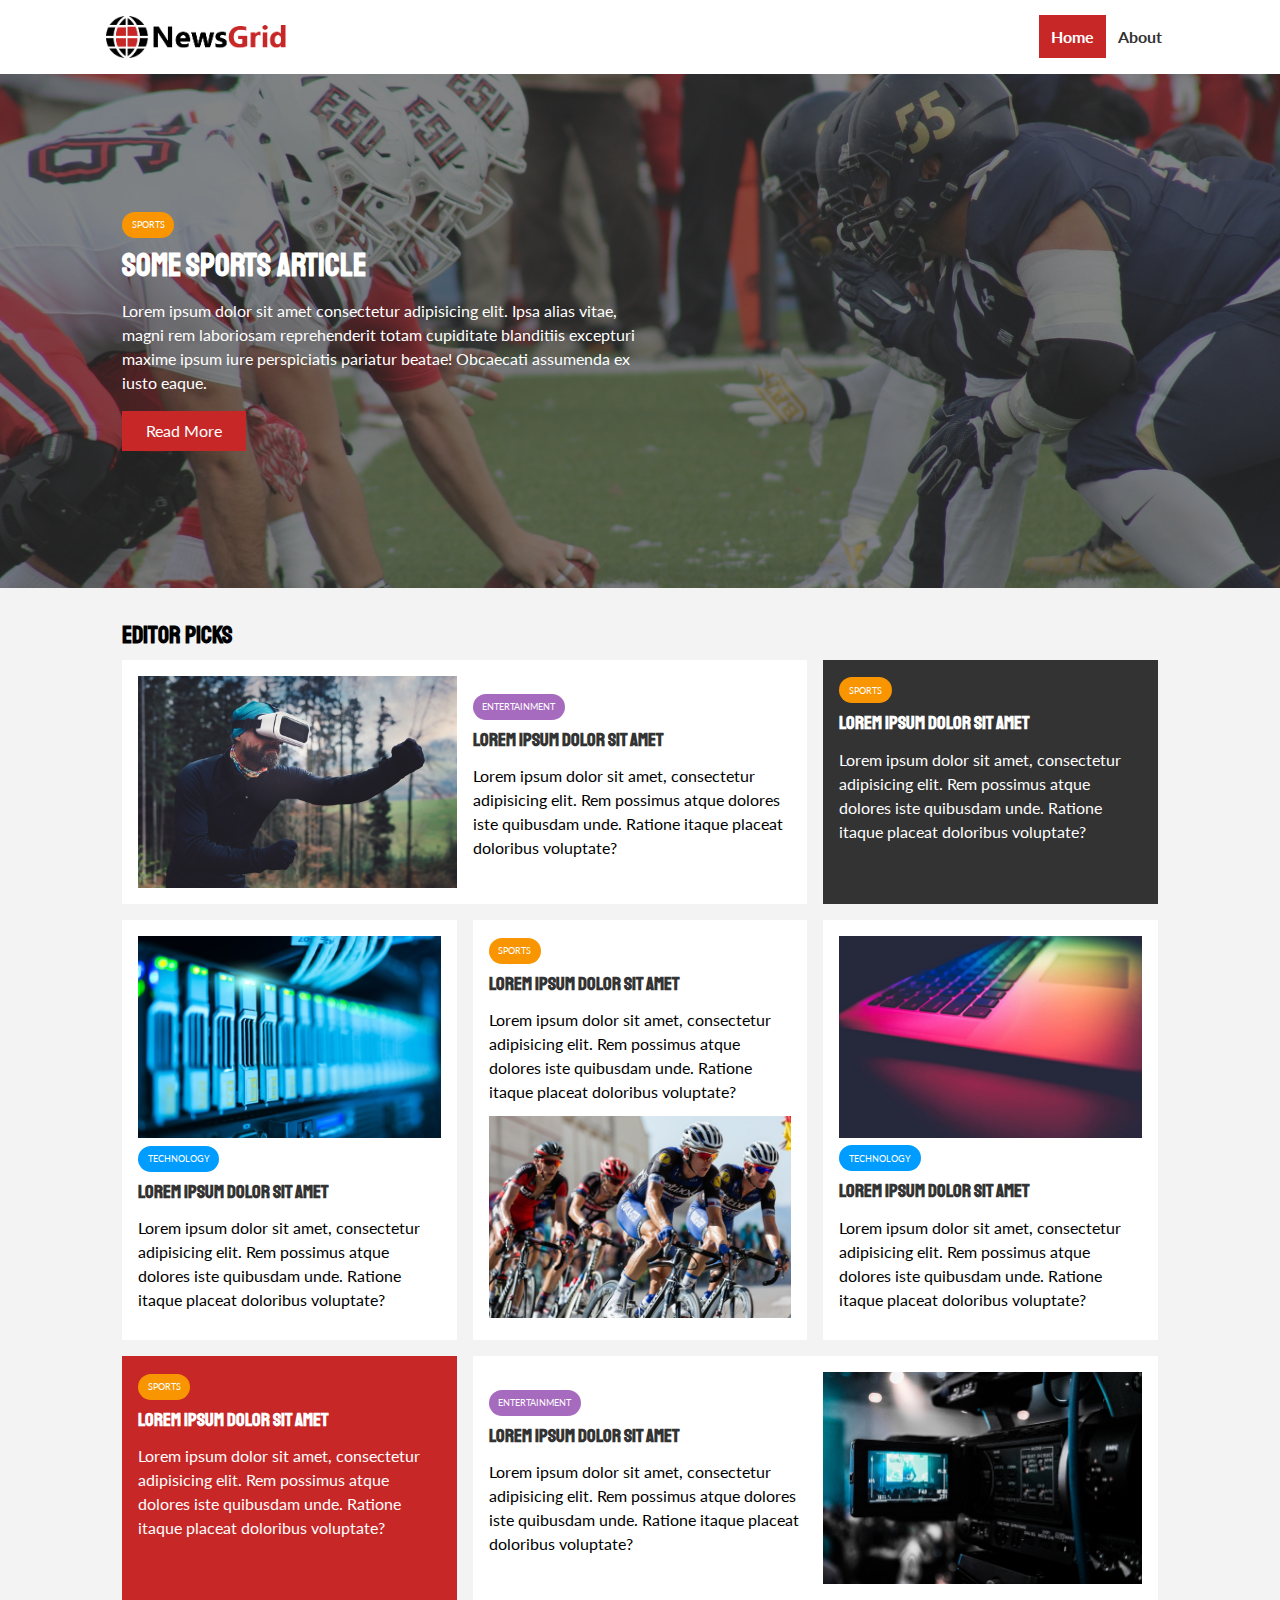
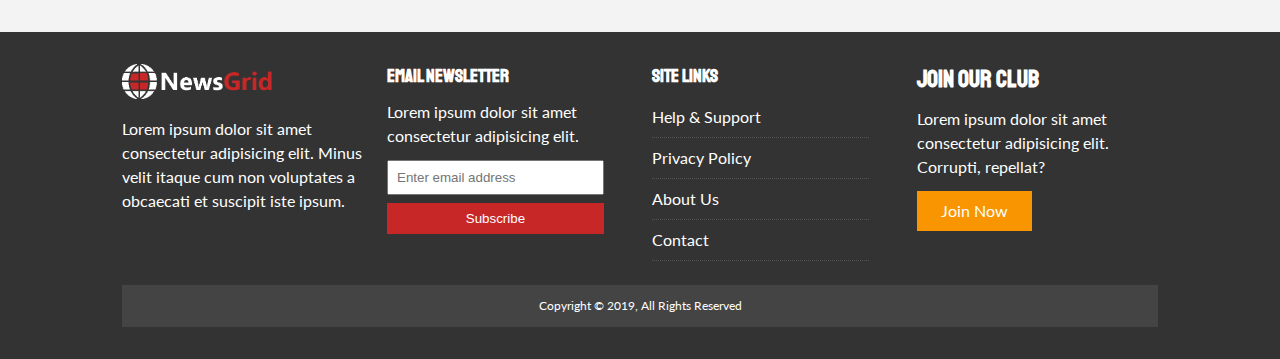
<file: index.html>
<!DOCTYPE html>
<html lang="en">
<head>
  <meta charset="UTF-8">
  <meta name="viewport" content="width=device-width, initial-scale=1.0">
  <meta http-equiv="X-UA-Compatible" content="ie=edge">
  <link rel="stylesheet" href="https://use.fontawesome.com/releases/v5.7.1/css/all.css" integrity="sha384-fnmOCqbTlWIlj8LyTjo7mOUStjsKC4pOpQbqyi7RrhN7udi9RwhKkMHpvLbHG9Sr" crossorigin="anonymous">
  <link href="https://fonts.googleapis.com/css?family=Lato|Staatliches" rel="stylesheet">
  <link rel="stylesheet" href="css/style.css">
  <link rel="stylesheet" media="screen and (max-width: 768px)" href="css/mobile.css">
  <link rel="shortcut icon" type="image/x-icon" href="favicon.ico">
  <title>NewsGrid | Latest News</title>
</head>
<body>
  <nav id="main-nav">
    <div class="container">
      <img src="img/logo.png" alt="NewsGrid" class="logo">
      <div class="social">
        <a href="http://facebook.com" target="_blank"><i class="fab fa-facebook fa-2x"></i></a>
        <a href="http://twitter.com" target="_blank"><i class="fab fa-twitter fa-2x"></i></a>
        <a href="http://instagram.com" target="_blank"><i class="fab fa-instagram fa-2x"></i></a>
        <a href="http://youtube.com" target="_blank"><i class="fab fa-youtube fa-2x"></i></a>
      </div>
      <ul>
        <li><a class="current" href="index.html">Home</a></li>
        <li><a href="about.html">About</a></li>
      </ul>
    </div>
  </nav>

  <!-- Showcase -->
  <header id="showcase">
    <div class="container">
      <div class="showcase-container">
        <div class="showcase-content">
          <div class="category category-sports">Sports</div>
          <h1>Some Sports Article</h1>
          <p>Lorem ipsum dolor sit amet consectetur adipisicing elit. Ipsa alias vitae, magni rem laboriosam reprehenderit totam cupiditate blanditiis excepturi maxime ipsum iure perspiciatis pariatur beatae! Obcaecati assumenda ex iusto eaque.</p>
          <a href="article.html" class="btn btn-primary">Read More</a>
        </div>
      </div>
    </div>
  </header>

  <!-- Home Articles -->
  <section id="home-articles" class="py-2">
    <div class="container">
      <h2>Editor Picks</h2>
      <div class="articles-container">
        <article class="card">
          <img src="img/articles/ent1.jpg" alt="">
          <div>
            <div class="category category-ent">Entertainment</div>
            <h3>
              <a href="article.html">Lorem ipsum dolor sit amet</a>
            </h3>
            <p>Lorem ipsum dolor sit amet, consectetur adipisicing elit. Rem possimus atque dolores iste quibusdam unde. Ratione itaque placeat doloribus voluptate?</p>
          </div>
        </article>
        <article class="card bg-dark">
          <div class="category category-sports">Sports</div>
          <h3>
            <a href="article.html">Lorem ipsum dolor sit amet</a>
          </h3>
          <p>Lorem ipsum dolor sit amet, consectetur adipisicing elit. Rem possimus atque dolores iste quibusdam unde. Ratione itaque placeat doloribus voluptate?</p>
        </article>
        <article class="card">
          <img src="img/articles/tech1.jpg" alt="">
          <div class="category category-tech">Technology</div>
          <h3>
            <a href="article.html">Lorem ipsum dolor sit amet</a>
          </h3>
          <p>Lorem ipsum dolor sit amet, consectetur adipisicing elit. Rem possimus atque dolores iste quibusdam unde. Ratione itaque placeat doloribus voluptate?</p>
        </article>
        <article class="card">
          <div class="category category-sports">Sports</div>
          <h3>
            <a href="article.html">Lorem ipsum dolor sit amet</a>
          </h3>
          <p>Lorem ipsum dolor sit amet, consectetur adipisicing elit. Rem possimus atque dolores iste quibusdam unde. Ratione itaque placeat doloribus voluptate?</p>
          <img src="img/articles/sports1.jpg" alt="">
        </article>
        <article class="card">
          <img src="img/articles/tech2.jpg" alt="">
          <div class="category category-tech">Technology</div>
          <h3>
            <a href="article.html">Lorem ipsum dolor sit amet</a>
          </h3>
          <p>Lorem ipsum dolor sit amet, consectetur adipisicing elit. Rem possimus atque dolores iste quibusdam unde. Ratione itaque placeat doloribus voluptate?</p>
        </article>
        <article class="card bg-primary">
          <div class="category category-sports">Sports</div>
          <h3>
            <a href="article.html">Lorem ipsum dolor sit amet</a>
          </h3>
          <p>Lorem ipsum dolor sit amet, consectetur adipisicing elit. Rem possimus atque dolores iste quibusdam unde. Ratione itaque placeat doloribus voluptate?</p>
        </article>
        <article class="card">
          <div>
            <div class="category category-ent">Entertainment</div>
            <h3>
              <a href="article.html">Lorem ipsum dolor sit amet</a>
            </h3>
            <p>Lorem ipsum dolor sit amet, consectetur adipisicing elit. Rem possimus atque dolores iste quibusdam unde. Ratione itaque placeat doloribus voluptate?</p>
          </div>
          <img src="img/articles/ent2.jpg" alt="">
        </article>
      </div>
    </div>
  </section>

  <!-- Footer -->
  <footer id="main-footer" class="py-2 bg-dark">
    <div class="container footer-container">
      <div>
        <img src="img/logo_light.png" alt="NewsGrid">
        <p>Lorem ipsum dolor sit amet consectetur adipisicing elit. Minus velit itaque cum non voluptates a obcaecati et suscipit iste ipsum.</p>
      </div>
      <div>
        <h3>Email Newsletter</h3>
        <p>Lorem ipsum dolor sit amet consectetur adipisicing elit.</p>
        <form>
          <input type="email" placeholder="Enter email address">
          <input type="submit" value="Subscribe" class="btn btn-primary">
        </form>
      </div>
      <div>
        <h3>Site links</h3>
        <ul class="list">
          <li><a href="#">Help & Support</a></li>
          <li><a href="#">Privacy Policy</a></li>
          <li><a href="#">About Us</a></li>
          <li><a href="#">Contact</a></li>
        </ul>
      </div>
      <div>
        <h2>Join Our Club</h2>
        <p>Lorem ipsum dolor sit amet consectetur adipisicing elit. Corrupti, repellat?</p>
        <a href="#" class="btn btn-secondary">Join Now</a>
      </div>
      <div>
        <p>
          Copyright &copy; 2019, All Rights Reserved
        </p>
      </div>
    </div>
  </footer>
</body>
</html>
</file>
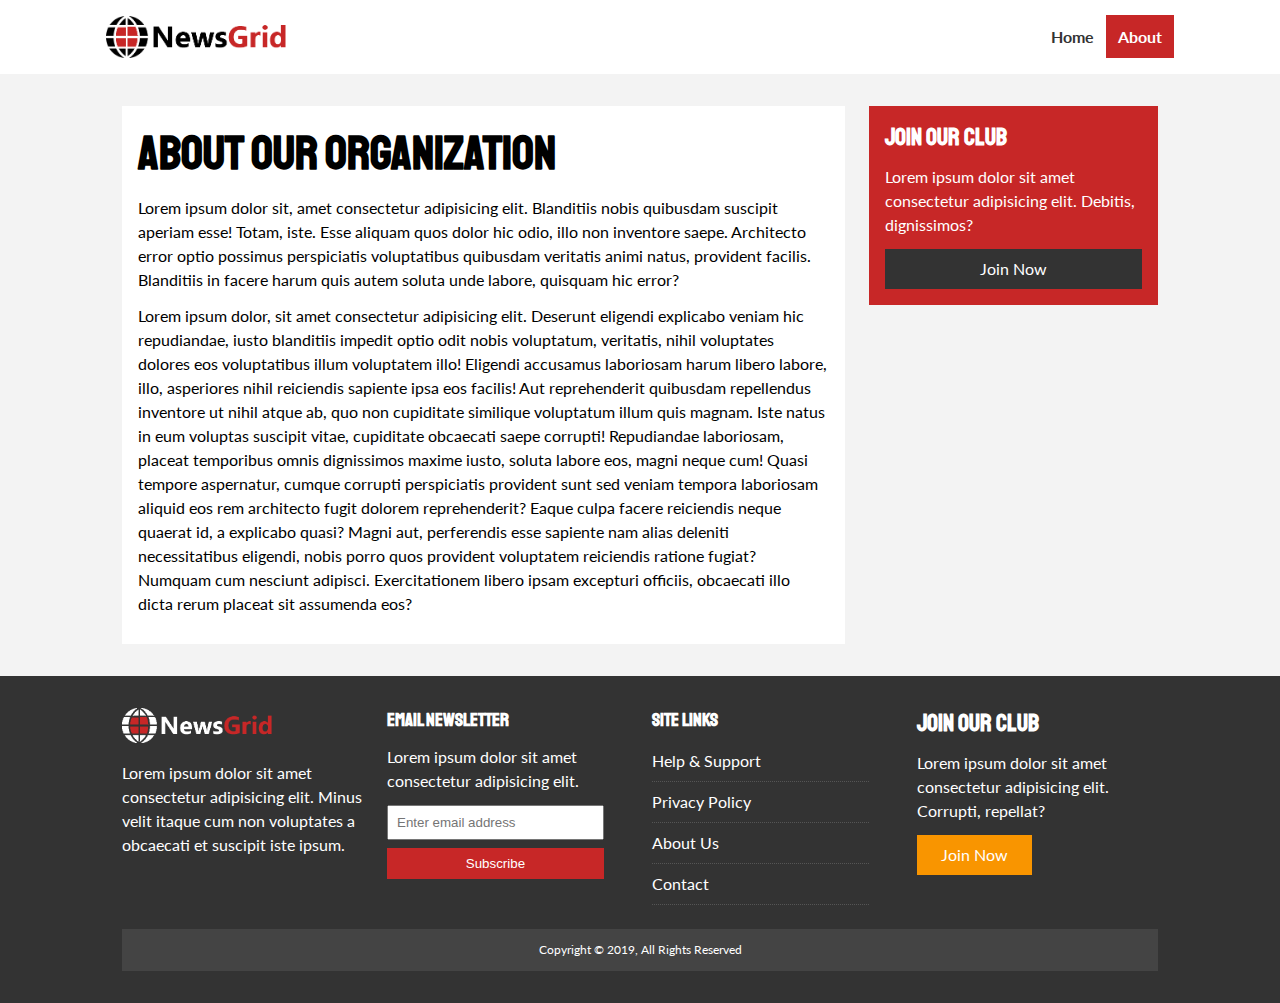
<file: about.html>
<!DOCTYPE html>
<html lang="en">
<head>
  <meta charset="UTF-8">
  <meta name="viewport" content="width=device-width, initial-scale=1.0">
  <meta http-equiv="X-UA-Compatible" content="ie=edge">
  <link rel="stylesheet" href="https://use.fontawesome.com/releases/v5.7.1/css/all.css" integrity="sha384-fnmOCqbTlWIlj8LyTjo7mOUStjsKC4pOpQbqyi7RrhN7udi9RwhKkMHpvLbHG9Sr" crossorigin="anonymous">
  <link href="https://fonts.googleapis.com/css?family=Lato|Staatliches" rel="stylesheet">
  <link rel="stylesheet" href="css/style.css">
  <link rel="stylesheet" media="screen and (max-width: 768px)" href="css/mobile.css">
  <link rel="shortcut icon" type="image/x-icon" href="favicon.ico">
  <title>NewsGrid | About</title>
</head>
<body>
  <nav id="main-nav">
    <div class="container">
      <img src="img/logo.png" alt="NewsGrid" class="logo">
      <div class="social">
        <a href="http://facebook.com" target="_blank"><i class="fab fa-facebook fa-2x"></i></a>
        <a href="http://twitter.com" target="_blank"><i class="fab fa-twitter fa-2x"></i></a>
        <a href="http://instagram.com" target="_blank"><i class="fab fa-instagram fa-2x"></i></a>
        <a href="http://youtube.com" target="_blank"><i class="fab fa-youtube fa-2x"></i></a>
      </div>
      <ul>
        <li><a href="index.html">Home</a></li>
        <li><a class="current" href="about.html">About</a></li>
      </ul>
    </div>
  </nav>

  <section id="about">
    <div class="container">
      <div class="page-container">
        <article class="card">
          <h1 class="l-heading">About Our Organization</h1>
          <p>Lorem ipsum dolor sit, amet consectetur adipisicing elit. Blanditiis nobis quibusdam suscipit aperiam esse! Totam, iste. Esse aliquam quos dolor hic odio, illo non inventore saepe. Architecto error optio possimus perspiciatis voluptatibus quibusdam veritatis animi natus, provident facilis. Blanditiis in facere harum quis autem soluta unde labore, quisquam hic error?</p>
          <p>Lorem ipsum dolor, sit amet consectetur adipisicing elit. Deserunt eligendi explicabo veniam hic repudiandae, iusto blanditiis impedit optio odit nobis voluptatum, veritatis, nihil voluptates dolores eos voluptatibus illum voluptatem illo! Eligendi accusamus laboriosam harum libero labore, illo, asperiores nihil reiciendis sapiente ipsa eos facilis! Aut reprehenderit quibusdam repellendus inventore ut nihil atque ab, quo non cupiditate similique voluptatum illum quis magnam. Iste natus in eum voluptas suscipit vitae, cupiditate obcaecati saepe corrupti! Repudiandae laboriosam, placeat temporibus omnis dignissimos maxime iusto, soluta labore eos, magni neque cum! Quasi tempore aspernatur, cumque corrupti perspiciatis provident sunt sed veniam tempora laboriosam aliquid eos rem architecto fugit dolorem reprehenderit? Eaque culpa facere reiciendis neque quaerat id, a explicabo quasi? Magni aut, perferendis esse sapiente nam alias deleniti necessitatibus eligendi, nobis porro quos provident voluptatem reiciendis ratione fugiat? Numquam cum nesciunt adipisci. Exercitationem libero ipsam excepturi officiis, obcaecati illo dicta rerum placeat sit assumenda eos?</p>
        </article>
        <aside class="card bg-primary">
          <h2>Join Our Club</h2>
          <p>Lorem ipsum dolor sit amet consectetur adipisicing elit. Debitis, dignissimos?</p>
          <a href="" class="btn btn-dark btn-block">Join Now</a>
        </aside>
      </div>
    </div>
  </section>

  <!-- Footer -->
  <footer id="main-footer" class="py-2 bg-dark">
    <div class="container footer-container">
      <div>
        <img src="img/logo_light.png" alt="NewsGrid">
        <p>Lorem ipsum dolor sit amet consectetur adipisicing elit. Minus velit itaque cum non voluptates a obcaecati et suscipit iste ipsum.</p>
      </div>
      <div>
        <h3>Email Newsletter</h3>
        <p>Lorem ipsum dolor sit amet consectetur adipisicing elit.</p>
        <form>
          <input type="email" placeholder="Enter email address">
          <input type="submit" value="Subscribe" class="btn btn-primary">
        </form>
      </div>
      <div>
        <h3>Site links</h3>
        <ul class="list">
          <li><a href="#">Help & Support</a></li>
          <li><a href="#">Privacy Policy</a></li>
          <li><a href="#">About Us</a></li>
          <li><a href="#">Contact</a></li>
        </ul>
      </div>
      <div>
        <h2>Join Our Club</h2>
        <p>Lorem ipsum dolor sit amet consectetur adipisicing elit. Corrupti, repellat?</p>
        <a href="#" class="btn btn-secondary">Join Now</a>
      </div>
      <div>
        <p>
          Copyright &copy; 2019, All Rights Reserved
        </p>
      </div>
    </div>
  </footer>
</body>
</html>
</file>
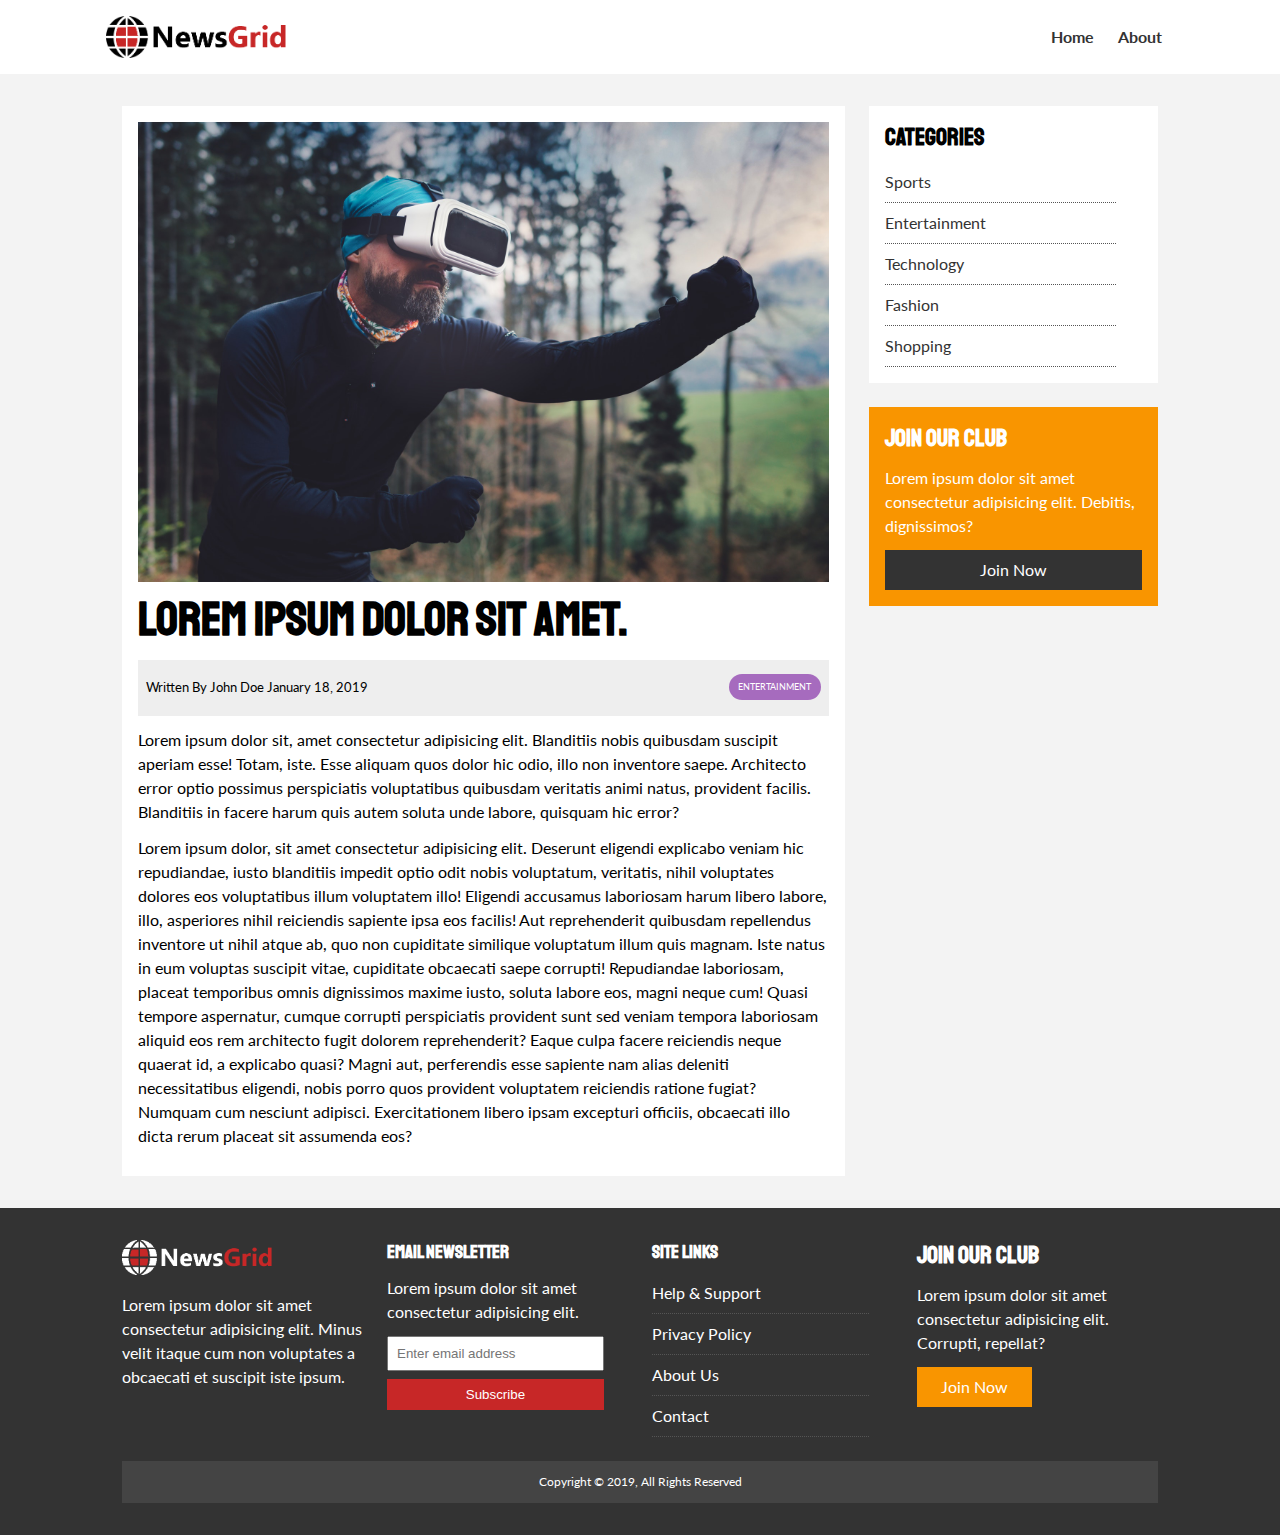
<file: article.html>
<!DOCTYPE html>
<html lang="en">
<head>
  <meta charset="UTF-8">
  <meta name="viewport" content="width=device-width, initial-scale=1.0">
  <meta http-equiv="X-UA-Compatible" content="ie=edge">
  <link rel="stylesheet" href="https://use.fontawesome.com/releases/v5.7.1/css/all.css" integrity="sha384-fnmOCqbTlWIlj8LyTjo7mOUStjsKC4pOpQbqyi7RrhN7udi9RwhKkMHpvLbHG9Sr" crossorigin="anonymous">
  <link href="https://fonts.googleapis.com/css?family=Lato|Staatliches" rel="stylesheet">
  <link rel="stylesheet" href="css/style.css">
  <link rel="stylesheet" media="screen and (max-width: 768px)" href="css/mobile.css">
  <link rel="shortcut icon" type="image/x-icon" href="favicon.ico">
  <title>NewsGrid | Top Article</title>
</head>
<body>
  <nav id="main-nav">
    <div class="container">
      <img src="img/logo.png" alt="NewsGrid" class="logo">
      <div class="social">
        <a href="http://facebook.com" target="_blank"><i class="fab fa-facebook fa-2x"></i></a>
        <a href="http://twitter.com" target="_blank"><i class="fab fa-twitter fa-2x"></i></a>
        <a href="http://instagram.com" target="_blank"><i class="fab fa-instagram fa-2x"></i></a>
        <a href="http://youtube.com" target="_blank"><i class="fab fa-youtube fa-2x"></i></a>
      </div>
      <ul>
        <li><a href="index.html">Home</a></li>
        <li><a href="about.html">About</a></li>
      </ul>
    </div>
  </nav>

  <section id="article">
    <div class="container">
      <div class="page-container">
        <article class="card">
          <img src="img/articles/ent1.jpg" alt="">
          <h1 class="l-heading">Lorem ipsum dolor sit amet.</h1>
          <div class="meta">
            <small>
              <i class="fas fa-user"></i> Written By John Doe January 18, 2019
            </small>
            <div class="category category-ent">Entertainment</div>
          </div>
          <p>Lorem ipsum dolor sit, amet consectetur adipisicing elit. Blanditiis nobis quibusdam suscipit aperiam esse! Totam, iste. Esse aliquam quos dolor hic odio, illo non inventore saepe. Architecto error optio possimus perspiciatis voluptatibus quibusdam veritatis animi natus, provident facilis. Blanditiis in facere harum quis autem soluta unde labore, quisquam hic error?</p>
          <p>Lorem ipsum dolor, sit amet consectetur adipisicing elit. Deserunt eligendi explicabo veniam hic repudiandae, iusto blanditiis impedit optio odit nobis voluptatum, veritatis, nihil voluptates dolores eos voluptatibus illum voluptatem illo! Eligendi accusamus laboriosam harum libero labore, illo, asperiores nihil reiciendis sapiente ipsa eos facilis! Aut reprehenderit quibusdam repellendus inventore ut nihil atque ab, quo non cupiditate similique voluptatum illum quis magnam. Iste natus in eum voluptas suscipit vitae, cupiditate obcaecati saepe corrupti! Repudiandae laboriosam, placeat temporibus omnis dignissimos maxime iusto, soluta labore eos, magni neque cum! Quasi tempore aspernatur, cumque corrupti perspiciatis provident sunt sed veniam tempora laboriosam aliquid eos rem architecto fugit dolorem reprehenderit? Eaque culpa facere reiciendis neque quaerat id, a explicabo quasi? Magni aut, perferendis esse sapiente nam alias deleniti necessitatibus eligendi, nobis porro quos provident voluptatem reiciendis ratione fugiat? Numquam cum nesciunt adipisci. Exercitationem libero ipsam excepturi officiis, obcaecati illo dicta rerum placeat sit assumenda eos?</p>
        </article>

        <aside id="categories" class="card">
          <h2>Categories</h2>
          <ul class="list">
            <li><a href="#"><i class="fas fa-chevron-right"></i> Sports</a></li>
            <li><a href="#"><i class="fas fa-chevron-right"></i> Entertainment</a></li>
            <li><a href="#"><i class="fas fa-chevron-right"></i> Technology</a></li>
            <li><a href="#"><i class="fas fa-chevron-right"></i> Fashion</a></li>
            <li><a href="#"><i class="fas fa-chevron-right"></i> Shopping</a></li>
          </ul>
        </aside>

        <aside class="card bg-secondary">
          <h2>Join Our Club</h2>
          <p>Lorem ipsum dolor sit amet consectetur adipisicing elit. Debitis, dignissimos?</p>
          <a href="" class="btn btn-dark btn-block">Join Now</a>
        </aside>
      </div>
    </div>
  </section>

  <!-- Footer -->
  <footer id="main-footer" class="py-2 bg-dark">
    <div class="container footer-container">
      <div>
        <img src="img/logo_light.png" alt="NewsGrid">
        <p>Lorem ipsum dolor sit amet consectetur adipisicing elit. Minus velit itaque cum non voluptates a obcaecati et suscipit iste ipsum.</p>
      </div>
      <div>
        <h3>Email Newsletter</h3>
        <p>Lorem ipsum dolor sit amet consectetur adipisicing elit.</p>
        <form>
          <input type="email" placeholder="Enter email address">
          <input type="submit" value="Subscribe" class="btn btn-primary">
        </form>
      </div>
      <div>
        <h3>Site links</h3>
        <ul class="list">
          <li><a href="#">Help & Support</a></li>
          <li><a href="#">Privacy Policy</a></li>
          <li><a href="#">About Us</a></li>
          <li><a href="#">Contact</a></li>
        </ul>
      </div>
      <div>
        <h2>Join Our Club</h2>
        <p>Lorem ipsum dolor sit amet consectetur adipisicing elit. Corrupti, repellat?</p>
        <a href="#" class="btn btn-secondary">Join Now</a>
      </div>
      <div>
        <p>
          Copyright &copy; 2019, All Rights Reserved
        </p>
      </div>
    </div>
  </footer>
</body>
</html>
</file>
<file: css/style.css>
:root {
  --primary-color: #c72727;
  --secondary-color: #f99500;
  --light-color: #f3f3f3;
  --dark-color: #333;
  --max-width: 1100px;
}

.category {
  --sports-color: #f99500;
  --ent-color: #a66bbe;
  --tech-color: #009cff;
}

* {
  margin: 0;
  padding: 0;
  box-sizing: border-box;
}

body {
  font-family: 'Lato', sans-serif;
  line-height: 1.5;
  background: var(--light-color);
}

a {
  color: #333;
  text-decoration: none;
}

ul {
  list-style: none;
}

p {
  margin: 0.75rem 0;
}

img {
  width: 100%;
}

h1, h2, h3, h4, h5, h6 {
  font-family: 'Staatliches', cursive;
  margin-bottom: .55rem;
  line-height: 1.3;
}

/* Utility */
.container {
  max-width: var(--max-width);
  margin: auto;
  padding: 0 2rem;
  overflow: hidden;
}

.category {
  display: inline-block;
  color: #fff;
  font-size: 0.55rem;
  text-transform: uppercase;
  padding: 0.4rem 0.6rem;
  border-radius: 15px;
  margin-bottom: 0.5rem;
}

.category-sports { background: var(--sports-color) }
.category-ent { background: var(--ent-color) }
.category-tech { background: var(--tech-color) }

.btn {
  display: inline-block;
  border: none;
  background: var(--dark-color);
  color: #fff;
  padding: 0.5rem 1.5rem;
}

.btn-light { background: var(--light-color)}
.btn-primary { background: var(--primary-color)}
.btn-secondary { background: var(--secondary-color)}

.btn-block {
  display: block; 
  width: 100%;
  text-align: center;
}

.btn:hover {
  opacity: 0.9;
}

.card {
  background: #fff; 
  padding: 1rem;
}

.bg-dark {
  background: var(--dark-color);
  color: #fff;
}

.bg-primary {
  background: var(--primary-color);
  color: #fff;
}
.bg-secondary {
  background: var(--secondary-color);
  color: #fff;
}

.bg-dark h1,
.bg-dark h2,
.bg-dark h3,
.bg-dark a, 
.bg-primary h1,
.bg-primary h2,
.bg-primary h3,
.bg-primary a,
.bg-secondary h1,
.bg-secondary h2,
.bg-secondary h3,
.bg-secondary a {
  color: #fff;
}

.py-1 { padding: 1.5rem 0}
.py-2 { padding: 2rem 0 }
.py-3 { padding: 3rem 0 }
.p-1 { padding: 1.5rem }
.p-2 { padding: 2rem }
.p-3 { padding: 3rem }

.l-heading {
  font-size: 3rem;
}

.list li {
  padding: 0.5rem 0;
  border-bottom: #555 dotted 1px;
  width: 90%
}

.list li a:hover {
  color: var(--primary-color) !important;
}

/* Inner Page Grid Container */
.page-container {
  display: grid;
  grid-template-columns: 5fr 2fr;
  margin: 2rem 0;
  grid-gap: 1.5rem; 
}

.page-container > *:first-child {
  grid-row: 1 / span 3;
}

/* Navigation */
#main-nav {
  background: #fff;
  position: sticky;
  top: 0;
  z-index: 2;
}

#main-nav .container {
  display: grid;
  grid-template-columns: 6fr 3fr 2fr;
  padding: 1rem;
  align-items: center;
}

#main-nav .logo {
  width: 180px;
}

#main-nav ul {
  justify-self: end;
  display: flex;
}

#main-nav ul li a {
  padding: .75rem;
  font-weight: bold;
}

#main-nav ul li a.current {
  background: var(--primary-color);
  color: #fff;
}

#main-nav ul li a:hover {
  background: var(--light-color);
  color: var(--dark-color);
}

#main-nav .social {
  justify-self: center;
}

#main-nav .social i {
  color: #777;
  margin-right: .5rem;
}

/* Showcase */
#showcase {
  color: #fff;
  background: #333;
  padding: 2rem;
  position: relative;
}

#showcase:before {
  content:'';
  background: url('../img/featured.jpg') no-repeat center center/cover;
  position: absolute;
  top: 0;
  left: 0;
  width: 100%;
  height: 100%;
  opacity: 0.4;
}

#showcase .showcase-container {
  display: grid;
  grid-template-columns: repeat(2, 1fr);
  justify-content: center;
  align-items: center;
  height: 50vh;
}

#showcase .showcase-content {
  z-index: 1;
}

#showcase .showcase-content p {
  margin-bottom: 1rem;
}

/* Home Articles */
#home-articles .articles-container {
  display: grid;
  grid-template-columns: repeat(3, 1fr);
  grid-gap: 1rem;
}

#home-articles .articles-container > *:first-child,
#home-articles .articles-container > *:last-child {
  display: grid;
  grid-template-columns: repeat(2, 1fr);
  grid-gap: 1rem;
  grid-column: 1 / span 2;
  align-items: center;
}

#home-articles .articles-container > *:last-child {
  grid-column: 2 / span 2;
}

#article .meta {
  display: flex;
  justify-content: space-between;
  align-items: center;
  background: #eee;
  padding: 0.5rem;
}

#article .meta .category {
  margin-top: 0.4rem;
}

/* Footer */
#main-footer {
  color: #fff;
}

#main-footer img {
  width: 150px;
}

#main-footer a {
  color: #fff;
}

#main-footer .footer-container {
  display: grid;
  grid-template-columns: repeat(4, 1fr);
  grid-gap: 1.5rem;
}

#main-footer .footer-container > *:last-child {
  background: #444;
  grid-column: 1 / span 4;
  padding: 0;
  text-align: center;
  font-size: 0.75rem;
}

#main-footer .footer-container input[type="email"] {
  width: 90%;
  padding: 0.5rem;
  margin-bottom: 0.5rem;
}

#main-footer .footer-container input[type="submit"] {
  width: 90%;
}
</file>
<file: css/mobile.css>
/* Navigation */
#main-nav .social {
  display: none;
}

#main-nav .container {
  grid-template-columns: 1fr;
  grid-gap: 1.2rem;
}

#main-nav ul,
#main-nav .logo {
  justify-self: center;
}

#main-nav ul li a{
  padding: 0.5rem;
}

/* Home Articles */
#home-articles .articles-container {
  grid-template-columns: repeat(2, 1fr);
}

#home-articles .articles-container > *:first-child,
#home-articles .articles-container > *:last-child {
  grid-template-columns: 1fr;
  grid-column: 1;
}


/* Smartphones */
@media(max-width: 600px) {
  #home-articles .container { 
    padding: 0rem;
  }
  #home-articles .container h2 {
    padding: 0 1rem;
  }

  #about .container {
    padding: 0rem;
  }

  #article .container {
    padding: 0rem;
  }

  /* Stack Grid Items */
  #showcase .showcase-container,
  #home-articles .articles-container,
  #main-footer .footer-container {
    grid-template-columns: 1fr;
  }

  #main-footer .footer-container > *:last-child {
    grid-column: 1;
  }

  #main-footer .footer-container > *:first-child,  
  #main-footer .footer-container > *:nth-child(2) {
    border-bottom: #444 dotted 1px;
    padding-bottom: 1rem;
  }

  .page-container {
    grid-template-columns: 1fr;
  }

  .l-heading {
    font-size: 2rem;
  }
}
</file>
